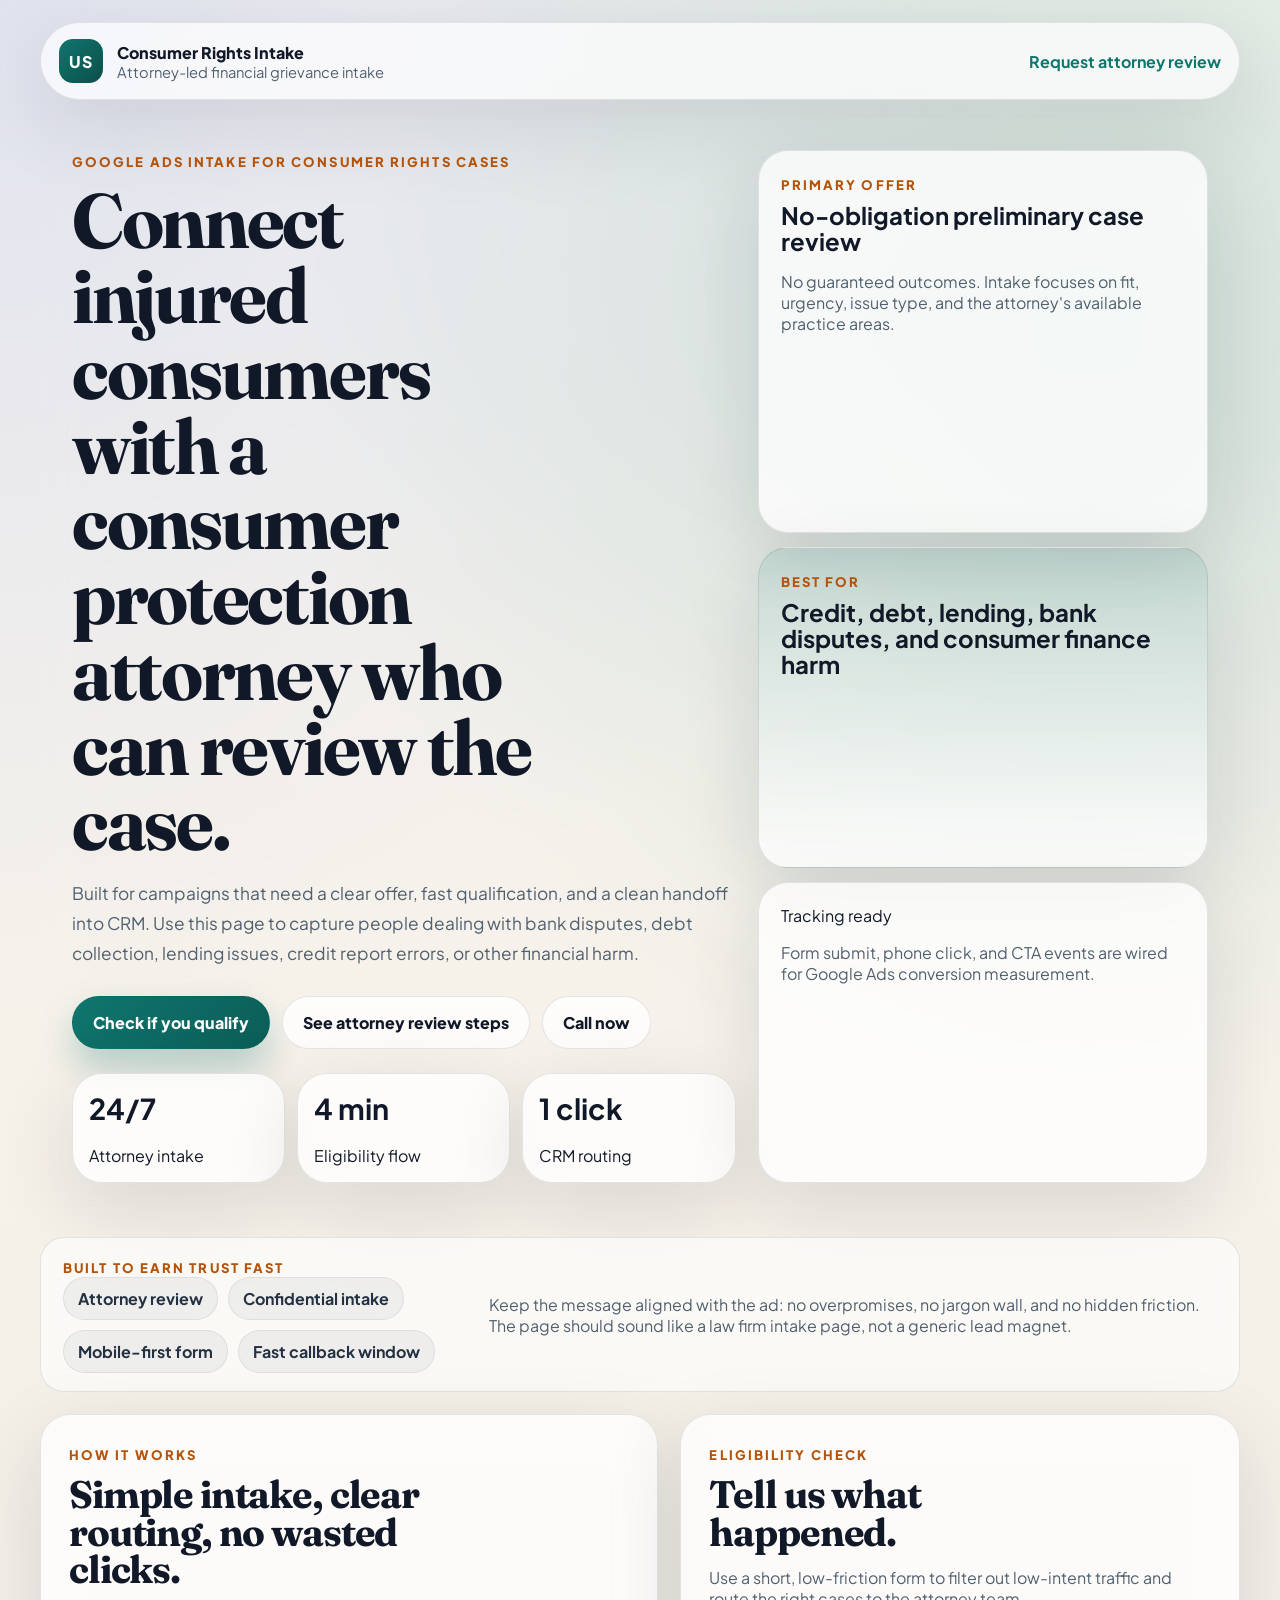
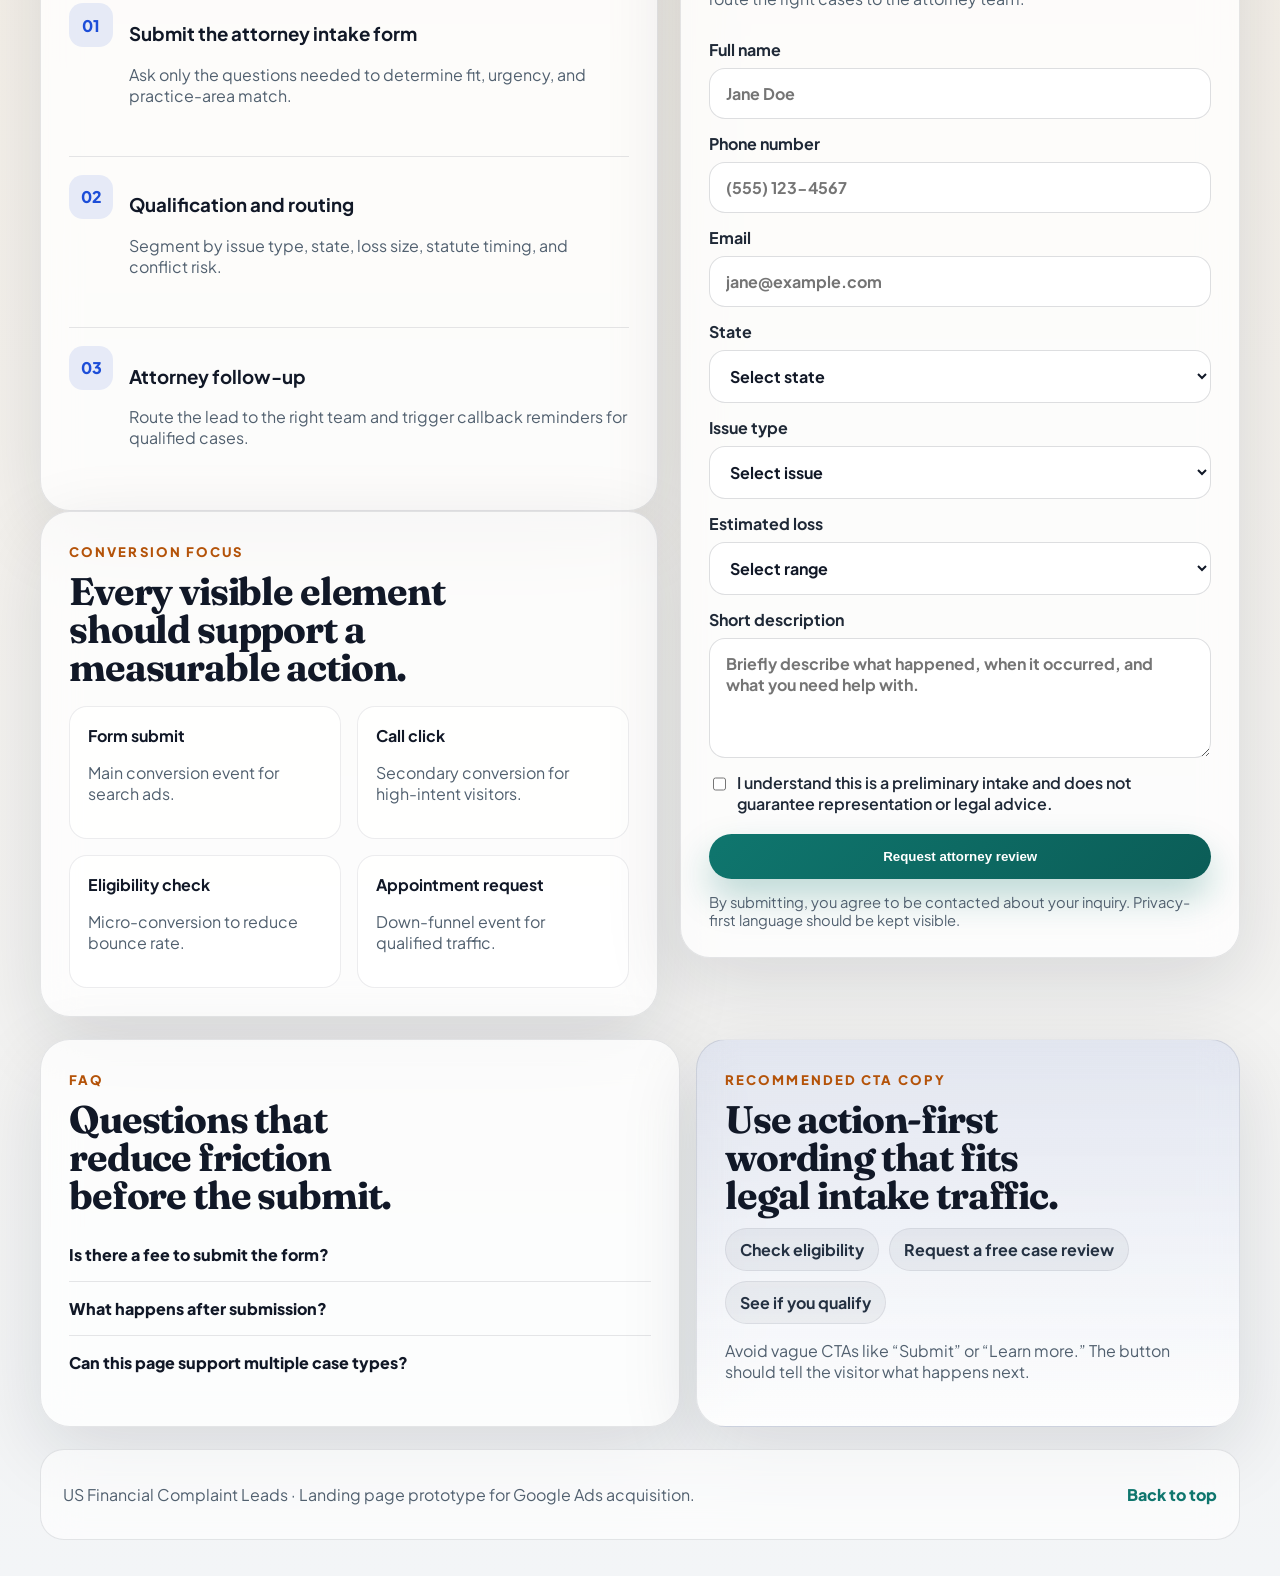
<file: projects/us-financial-complaint-leads/index.html>
<!doctype html>
<html lang="en">
  <head>
    <meta charset="UTF-8" />
    <meta name="viewport" content="width=device-width, initial-scale=1.0" />
    <title>Consumer Rights Attorney Lead Intake</title>
    <meta
      name="description"
      content="High-converting landing page for US consumer rights and financial grievance attorney intake.">
    <meta name="theme-color" content="#0f172a" />
    <link rel="preconnect" href="https://fonts.googleapis.com" />
    <link rel="preconnect" href="https://fonts.gstatic.com" crossorigin />
    <link
      href="https://fonts.googleapis.com/css2?family=Fraunces:opsz,wght@9..144,600;9..144,700&family=Plus+Jakarta+Sans:wght@400;500;600;700;800&display=swap"
      rel="stylesheet"
    />
    <link rel="stylesheet" href="styles.css" />
    <script defer src="app.js"></script>
  </head>
  <body id="top">
    <div class="page-shell">
      <header class="topbar">
        <div class="brand">
          <div class="brand-mark">US</div>
          <div>
            <div class="brand-name">Consumer Rights Intake</div>
            <div class="brand-tag">Attorney-led financial grievance intake</div>
          </div>
        </div>
        <a class="topbar-link" href="#lead-form">Request attorney review</a>
      </header>

      <main>
        <section class="hero card-grid">
          <div class="hero-copy">
            <span class="eyebrow">Google Ads intake for consumer rights cases</span>
            <h1>Connect injured consumers with a consumer protection attorney who can review the case.</h1>
            <p class="lead">
              Built for campaigns that need a clear offer, fast qualification, and a clean handoff into CRM.
              Use this page to capture people dealing with bank disputes, debt collection, lending issues,
              credit report errors, or other financial harm.
            </p>

            <div class="hero-actions">
              <a class="button button-primary" href="#lead-form">Check if you qualify</a>
              <a class="button button-secondary" href="#process">See attorney review steps</a>
            </div>

            <div class="proof-row">
              <div class="proof-card">
                <strong>24/7</strong>
                <span>Attorney intake</span>
              </div>
              <div class="proof-card">
                <strong>4 min</strong>
                <span>Eligibility flow</span>
              </div>
              <div class="proof-card">
                <strong>1 click</strong>
                <span>CRM routing</span>
              </div>
            </div>
          </div>

          <aside class="hero-panel">
            <div class="panel-stat">
              <span class="panel-label">Primary offer</span>
              <strong>No-obligation preliminary case review</strong>
              <p>No guaranteed outcomes. Intake focuses on fit, urgency, issue type, and the attorney's available practice areas.</p>
            </div>
            <div class="panel-stat accent">
              <span class="panel-label">Best for</span>
              <strong>Credit, debt, lending, bank disputes, and consumer finance harm</strong>
            </div>
            <div class="panel-note">
              <span>Tracking ready</span>
              <p>Form submit, phone click, and CTA events are wired for Google Ads conversion measurement.</p>
            </div>
          </aside>
        </section>

        <section class="trust-strip">
          <div>
            <span class="trust-kicker">Built to earn trust fast</span>
            <div class="trust-items">
              <span>Attorney review</span>
              <span>Confidential intake</span>
              <span>Mobile-first form</span>
              <span>Fast callback window</span>
            </div>
          </div>
          <p>
            Keep the message aligned with the ad: no overpromises, no jargon wall, and no hidden friction.
            The page should sound like a law firm intake page, not a generic lead magnet.
          </p>
        </section>

        <section class="content-grid">
          <div class="content-column">
            <article class="info-card" id="process">
              <span class="section-label">How it works</span>
              <h2>Simple intake, clear routing, no wasted clicks.</h2>
              <div class="steps">
                <div class="step">
                  <span>01</span>
                  <div>
                    <h3>Submit the attorney intake form</h3>
                    <p>Ask only the questions needed to determine fit, urgency, and practice-area match.</p>
                  </div>
                </div>
                <div class="step">
                  <span>02</span>
                  <div>
                    <h3>Qualification and routing</h3>
                    <p>Segment by issue type, state, loss size, statute timing, and conflict risk.</p>
                  </div>
                </div>
                <div class="step">
                  <span>03</span>
                  <div>
                    <h3>Attorney follow-up</h3>
                    <p>Route the lead to the right team and trigger callback reminders for qualified cases.</p>
                  </div>
                </div>
              </div>
            </article>

            <article class="info-card">
              <span class="section-label">Conversion focus</span>
              <h2>Every visible element should support a measurable action.</h2>
              <div class="metric-grid">
                <div>
                  <strong>Form submit</strong>
                  <p>Main conversion event for search ads.</p>
                </div>
                <div>
                  <strong>Call click</strong>
                  <p>Secondary conversion for high-intent visitors.</p>
                </div>
                <div>
                  <strong>Eligibility check</strong>
                  <p>Micro-conversion to reduce bounce rate.</p>
                </div>
                <div>
                  <strong>Appointment request</strong>
                  <p>Down-funnel event for qualified traffic.</p>
                </div>
              </div>
            </article>
          </div>

          <aside class="form-column">
            <form class="lead-form card-grid" id="lead-form">
              <div class="form-head">
                <span class="section-label">Eligibility check</span>
                <h2>Tell us what happened.</h2>
                <p>Use a short, low-friction form to filter out low-intent traffic and route the right cases to the attorney team.</p>
              </div>

              <label>
                Full name
                <input type="text" name="name" placeholder="Jane Doe" required />
              </label>

              <label>
                Phone number
                <input type="tel" name="phone" placeholder="(555) 123-4567" required />
              </label>

              <label>
                Email
                <input type="email" name="email" placeholder="jane@example.com" required />
              </label>

              <label>
                State
                <select name="state" required>
                  <option value="">Select state</option>
                  <option>California</option>
                  <option>Florida</option>
                  <option>New York</option>
                  <option>Texas</option>
                  <option>Other</option>
                </select>
              </label>

              <label>
                Issue type
                <select name="issue" required>
                  <option value="">Select issue</option>
                  <option>Credit report error</option>
                  <option>Debt collection</option>
                  <option>Bank fee or account freeze</option>
                  <option>Loan dispute</option>
                  <option>Investment loss</option>
                  <option>Other consumer finance issue</option>
                </select>
              </label>

              <label>
                Estimated loss
                <select name="loss" required>
                  <option value="">Select range</option>
                  <option>Under $5,000</option>
                  <option>$5,000 - $25,000</option>
                  <option>$25,000 - $100,000</option>
                  <option>Over $100,000</option>
                </select>
              </label>

              <label>
                Short description
                <textarea
                  name="details"
                  rows="4"
                  placeholder="Briefly describe what happened, when it occurred, and what you need help with."
                  required
                ></textarea>
              </label>

              <label class="checkbox-row">
                <input type="checkbox" name="consent" required />
                <span>I understand this is a preliminary intake and does not guarantee representation or legal advice.</span>
              </label>

              <button class="button button-primary form-button" type="submit">Request attorney review</button>
              <p class="form-disclaimer">
                By submitting, you agree to be contacted about your inquiry. Privacy-first language should be kept visible.
              </p>
              <div class="form-success" id="form-success" hidden>
                Thanks. Your request has been received. A team member will review the information and reach out shortly.
              </div>
            </form>
          </aside>
        </section>

        <section class="faq-grid">
          <article class="info-card">
            <span class="section-label">FAQ</span>
            <h2>Questions that reduce friction before the submit.</h2>
            <details>
              <summary>Is there a fee to submit the form?</summary>
              <p>The intake itself is free. Any engagement terms are handled separately by the attorney.</p>
            </details>
            <details>
              <summary>What happens after submission?</summary>
              <p>The lead is reviewed, scored, and routed to the right follow-up path.</p>
            </details>
            <details>
              <summary>Can this page support multiple case types?</summary>
              <p>Yes. The form can route by issue type, state, and case size.</p>
            </details>
          </article>

          <article class="info-card highlight">
            <span class="section-label">Recommended CTA copy</span>
            <h2>Use action-first wording that fits legal intake traffic.</h2>
            <div class="cta-list">
              <span>Check eligibility</span>
              <span>Request a free case review</span>
              <span>See if you qualify</span>
            </div>
            <p class="small-copy">
              Avoid vague CTAs like “Submit” or “Learn more.” The button should tell the visitor what happens next.
            </p>
          </article>
        </section>
      </main>

      <footer class="footer">
        <p>US Financial Complaint Leads · Landing page prototype for Google Ads acquisition.</p>
        <a href="#top">Back to top</a>
      </footer>
    </div>
  </body>
</html>
</file>
<file: projects/us-financial-complaint-leads/styles.css>
:root {
  --bg: #f4efe7;
  --bg-deep: #d7e6e3;
  --surface: rgba(255, 255, 255, 0.76);
  --surface-strong: #ffffff;
  --text: #111827;
  --muted: #51606f;
  --accent: #0f766e;
  --accent-2: #1d4ed8;
  --accent-3: #b45309;
  --line: rgba(17, 24, 39, 0.1);
  --shadow: 0 24px 80px rgba(15, 23, 42, 0.12);
  --radius-xl: 30px;
  --radius-lg: 22px;
  --radius-md: 16px;
}

* {
  box-sizing: border-box;
}

html {
  scroll-behavior: smooth;
}

body {
  margin: 0;
  color: var(--text);
  font-family: "Plus Jakarta Sans", sans-serif;
  background:
    radial-gradient(circle at top left, rgba(29, 78, 216, 0.12), transparent 30%),
    radial-gradient(circle at 85% 10%, rgba(15, 118, 110, 0.18), transparent 26%),
    linear-gradient(180deg, #fbf8f2 0%, var(--bg) 45%, #f3f5f7 100%);
}

body::before {
  content: "";
  position: fixed;
  inset: 0;
  pointer-events: none;
  background-image: linear-gradient(rgba(17, 24, 39, 0.02) 1px, transparent 1px),
    linear-gradient(90deg, rgba(17, 24, 39, 0.02) 1px, transparent 1px);
  background-size: 42px 42px;
  mask-image: linear-gradient(180deg, rgba(0, 0, 0, 0.15), transparent 80%);
}

.page-shell {
  width: min(1200px, calc(100% - 32px));
  margin: 0 auto;
  padding: 22px 0 36px;
}

.topbar,
.hero,
.trust-strip,
.info-card,
.lead-form,
.footer {
  backdrop-filter: blur(18px);
}

.topbar {
  display: flex;
  align-items: center;
  justify-content: space-between;
  gap: 16px;
  padding: 16px 18px;
  margin-bottom: 18px;
  background: rgba(255, 255, 255, 0.68);
  border: 1px solid var(--line);
  border-radius: 999px;
  box-shadow: var(--shadow);
}

.brand {
  display: flex;
  align-items: center;
  gap: 14px;
}

.brand-mark {
  width: 44px;
  height: 44px;
  display: grid;
  place-items: center;
  border-radius: 14px;
  background: linear-gradient(135deg, var(--accent), #0b4f49);
  color: white;
  font-weight: 800;
  letter-spacing: 0.06em;
}

.brand-name {
  font-weight: 800;
}

.brand-tag,
.panel-note p,
.form-disclaimer,
.small-copy,
.trust-strip p,
.lead,
.info-card p,
.panel-stat p,
.step p,
.form-head p,
.footer p {
  color: var(--muted);
}

.brand-tag {
  font-size: 0.92rem;
}

.topbar-link,
.button {
  text-decoration: none;
  transition: transform 0.2s ease, box-shadow 0.2s ease, background 0.2s ease, color 0.2s ease;
}

.topbar-link {
  color: var(--accent);
  font-weight: 700;
}

.topbar-link:hover,
.button:hover {
  transform: translateY(-1px);
}

.card-grid,
.content-grid,
.faq-grid {
  display: grid;
  gap: 22px;
}

.hero {
  grid-template-columns: 1.4fr 0.95fr;
  align-items: stretch;
  padding: 32px;
  margin-bottom: 22px;
}

.hero-copy h1,
.info-card h2,
.form-head h2 {
  font-family: "Fraunces", serif;
  line-height: 0.98;
  letter-spacing: -0.03em;
  margin: 12px 0 14px;
}

.hero-copy h1 {
  font-size: clamp(3rem, 6vw, 5.4rem);
  max-width: 10ch;
}

.info-card h2,
.form-head h2 {
  font-size: clamp(2rem, 3vw, 3rem);
  max-width: 14ch;
}

.eyebrow,
.section-label,
.trust-kicker,
.panel-label {
  display: inline-flex;
  align-items: center;
  gap: 8px;
  font-size: 0.82rem;
  text-transform: uppercase;
  letter-spacing: 0.16em;
  color: var(--accent-3);
  font-weight: 800;
}

.lead {
  max-width: 60ch;
  font-size: 1.08rem;
  line-height: 1.75;
}

.hero-actions {
  display: flex;
  flex-wrap: wrap;
  gap: 12px;
  margin: 28px 0 24px;
}

.button {
  display: inline-flex;
  align-items: center;
  justify-content: center;
  padding: 15px 20px;
  border-radius: 999px;
  font-weight: 800;
  border: 1px solid transparent;
}

.button-primary {
  color: white;
  background: linear-gradient(135deg, var(--accent), #0b5d57);
  box-shadow: 0 18px 36px rgba(15, 118, 110, 0.28);
}

.button-secondary {
  color: var(--text);
  background: rgba(255, 255, 255, 0.8);
  border-color: var(--line);
}

.proof-row {
  display: grid;
  grid-template-columns: repeat(3, minmax(0, 1fr));
  gap: 12px;
}

.proof-card,
.panel-stat,
.panel-note,
.info-card,
.lead-form {
  background: var(--surface);
  border: 1px solid var(--line);
  border-radius: var(--radius-xl);
  box-shadow: var(--shadow);
}

.proof-card {
  padding: 16px;
  min-height: 110px;
  display: grid;
  align-content: space-between;
}

.proof-card strong {
  font-size: 1.8rem;
}

.hero-panel {
  display: grid;
  gap: 14px;
}

.panel-stat,
.panel-note {
  padding: 22px;
}

.panel-stat strong {
  display: block;
  font-size: 1.5rem;
  line-height: 1.1;
  margin: 8px 0 8px;
}

.panel-stat.accent {
  background: linear-gradient(180deg, rgba(15, 118, 110, 0.13), rgba(255, 255, 255, 0.82));
}

.trust-strip {
  display: flex;
  justify-content: space-between;
  gap: 20px;
  align-items: center;
  padding: 18px 22px;
  margin-bottom: 22px;
  background: rgba(255, 255, 255, 0.62);
  border: 1px solid var(--line);
  border-radius: 24px;
}

.trust-items,
.cta-list {
  display: flex;
  flex-wrap: wrap;
  gap: 10px;
}

.trust-items span,
.cta-list span {
  padding: 10px 14px;
  border-radius: 999px;
  background: rgba(15, 23, 42, 0.05);
  border: 1px solid rgba(15, 23, 42, 0.07);
  font-weight: 700;
  color: #243142;
}

.content-grid {
  grid-template-columns: 1.05fr 0.95fr;
  margin-bottom: 22px;
}

.info-card,
.lead-form {
  padding: 28px;
}

.steps,
.metric-grid,
.faq-grid {
  display: grid;
  gap: 16px;
}

.step {
  display: flex;
  gap: 16px;
  padding: 18px 0;
  border-top: 1px solid var(--line);
}

.step:first-child {
  border-top: 0;
  padding-top: 0;
}

.step span {
  flex: 0 0 auto;
  width: 44px;
  height: 44px;
  display: grid;
  place-items: center;
  border-radius: 14px;
  background: rgba(29, 78, 216, 0.1);
  color: var(--accent-2);
  font-weight: 800;
}

.metric-grid {
  grid-template-columns: repeat(2, minmax(0, 1fr));
  margin-top: 20px;
}

.metric-grid > div {
  padding: 18px;
  border-radius: 18px;
  background: rgba(255, 255, 255, 0.74);
  border: 1px solid rgba(17, 24, 39, 0.08);
}

.metric-grid strong {
  display: block;
  margin-bottom: 8px;
}

.form-column {
  position: sticky;
  top: 18px;
  align-self: start;
}

.lead-form {
  display: grid;
  gap: 14px;
}

.lead-form label {
  display: grid;
  gap: 8px;
  font-weight: 700;
  color: #1f2937;
}

input,
select,
textarea {
  width: 100%;
  padding: 14px 16px;
  border-radius: 16px;
  border: 1px solid rgba(17, 24, 39, 0.14);
  background: rgba(255, 255, 255, 0.92);
  font: inherit;
  color: var(--text);
  outline: none;
}

input:focus,
select:focus,
textarea:focus {
  border-color: rgba(15, 118, 110, 0.6);
  box-shadow: 0 0 0 4px rgba(15, 118, 110, 0.12);
}

textarea {
  resize: vertical;
  min-height: 120px;
}

.checkbox-row {
  display: flex !important;
  align-items: flex-start;
  gap: 10px;
  font-weight: 600 !important;
}

.checkbox-row input {
  width: 18px;
  height: 18px;
  margin-top: 3px;
}

.form-button {
  width: 100%;
  border: 0;
  cursor: pointer;
  margin-top: 6px;
}

.form-disclaimer {
  font-size: 0.92rem;
  margin: 0;
}

.form-success {
  padding: 14px 16px;
  border-radius: 16px;
  background: rgba(15, 118, 110, 0.1);
  border: 1px solid rgba(15, 118, 110, 0.24);
  color: #0f4f4a;
  font-weight: 700;
}

.faq-grid {
  grid-template-columns: 1fr 0.85fr;
  margin-bottom: 14px;
}

details {
  padding: 16px 0;
  border-top: 1px solid var(--line);
}

details:first-of-type {
  border-top: 0;
}

summary {
  cursor: pointer;
  font-weight: 800;
  list-style: none;
}

summary::-webkit-details-marker {
  display: none;
}

.highlight {
  background: linear-gradient(180deg, rgba(29, 78, 216, 0.08), rgba(255, 255, 255, 0.84));
}

.footer {
  display: flex;
  justify-content: space-between;
  gap: 20px;
  align-items: center;
  padding: 18px 22px;
  margin-top: 22px;
  background: rgba(255, 255, 255, 0.62);
  border: 1px solid var(--line);
  border-radius: 24px;
}

.footer a {
  color: var(--accent);
  font-weight: 800;
  text-decoration: none;
}

@media (max-width: 1024px) {
  .hero,
  .content-grid,
  .faq-grid,
  .trust-strip,
  .footer {
    grid-template-columns: 1fr;
    display: grid;
  }

  .form-column {
    position: static;
  }
}

@media (max-width: 720px) {
  .page-shell {
    width: min(100% - 20px, 1200px);
    padding-top: 12px;
  }

  .topbar {
    border-radius: 24px;
    padding: 16px;
  }

  .hero,
  .info-card,
  .lead-form,
  .panel-stat,
  .panel-note {
    padding: 22px;
  }

  .hero-copy h1 {
    max-width: none;
  }

  .proof-row,
  .metric-grid {
    grid-template-columns: 1fr;
  }

  .trust-strip,
  .footer {
    text-align: left;
  }

  .hero-actions {
    flex-direction: column;
  }

  .button {
    width: 100%;
  }
}
</file>
